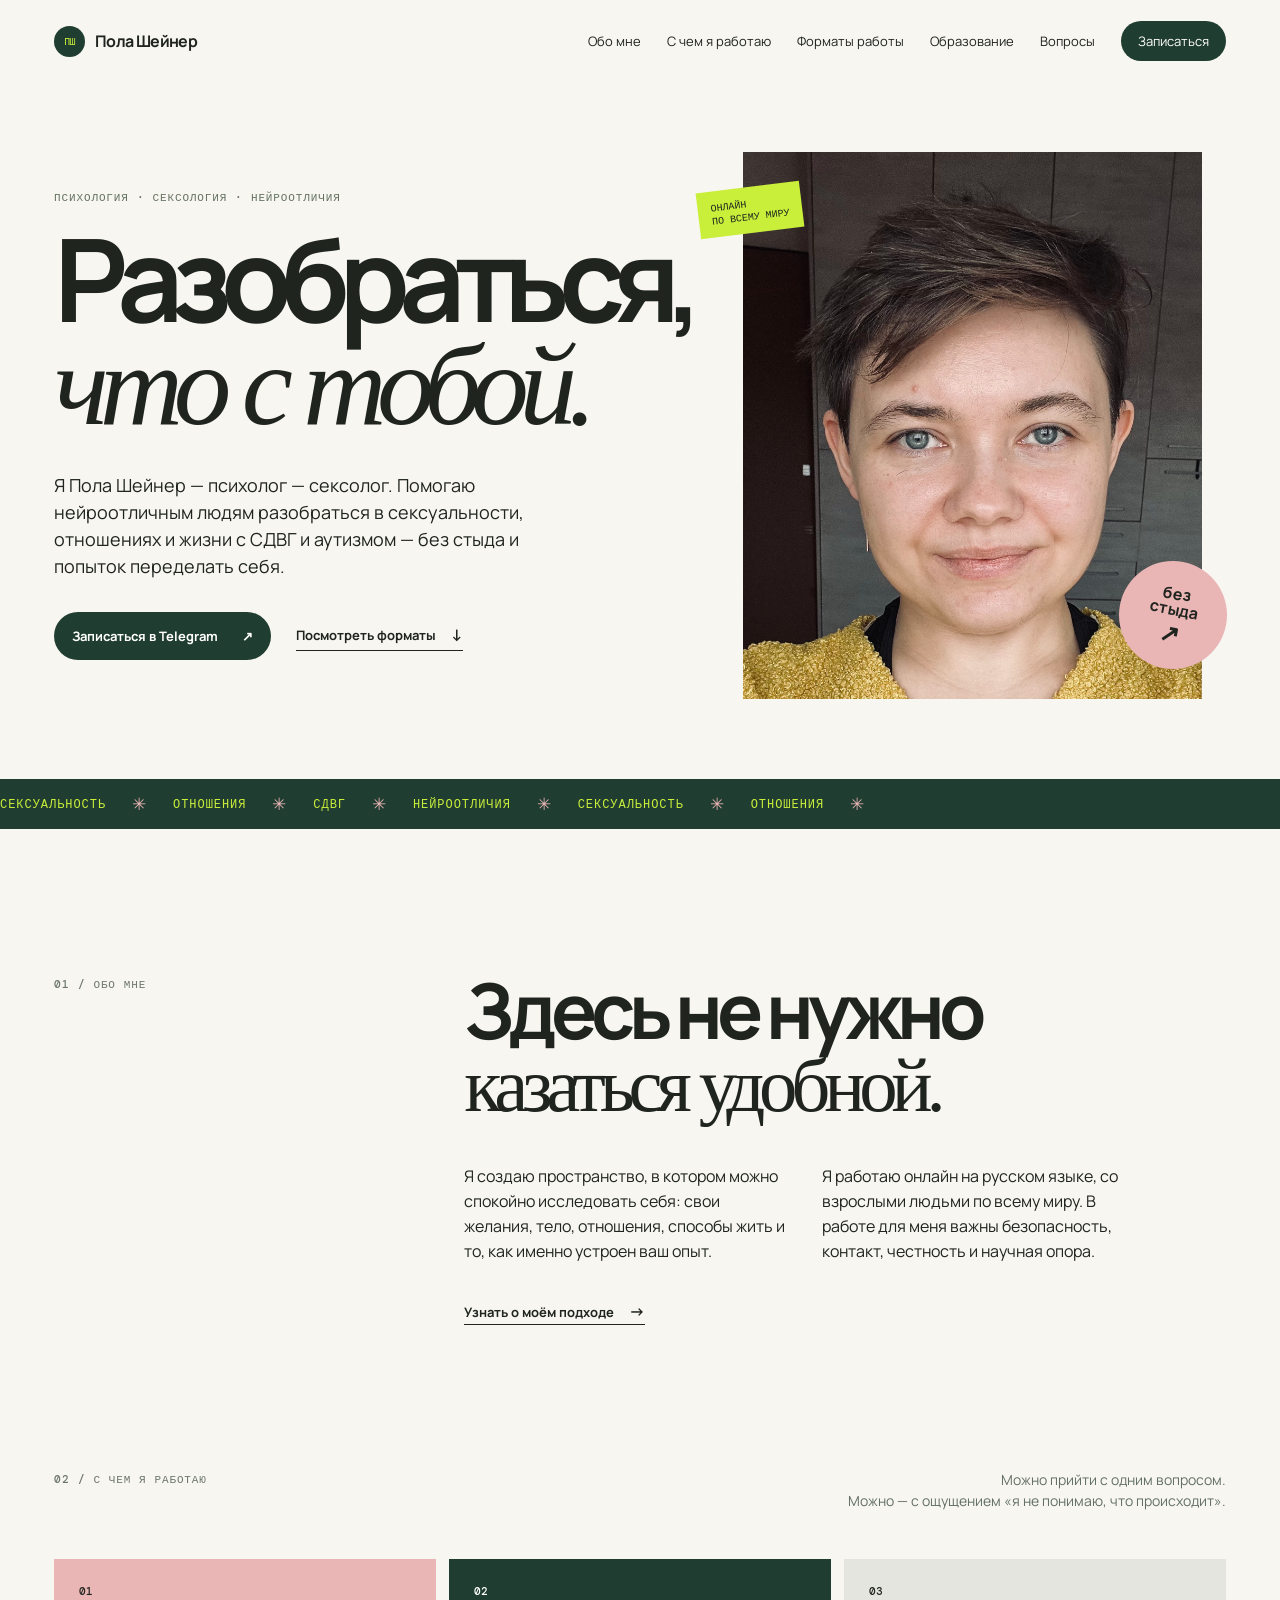
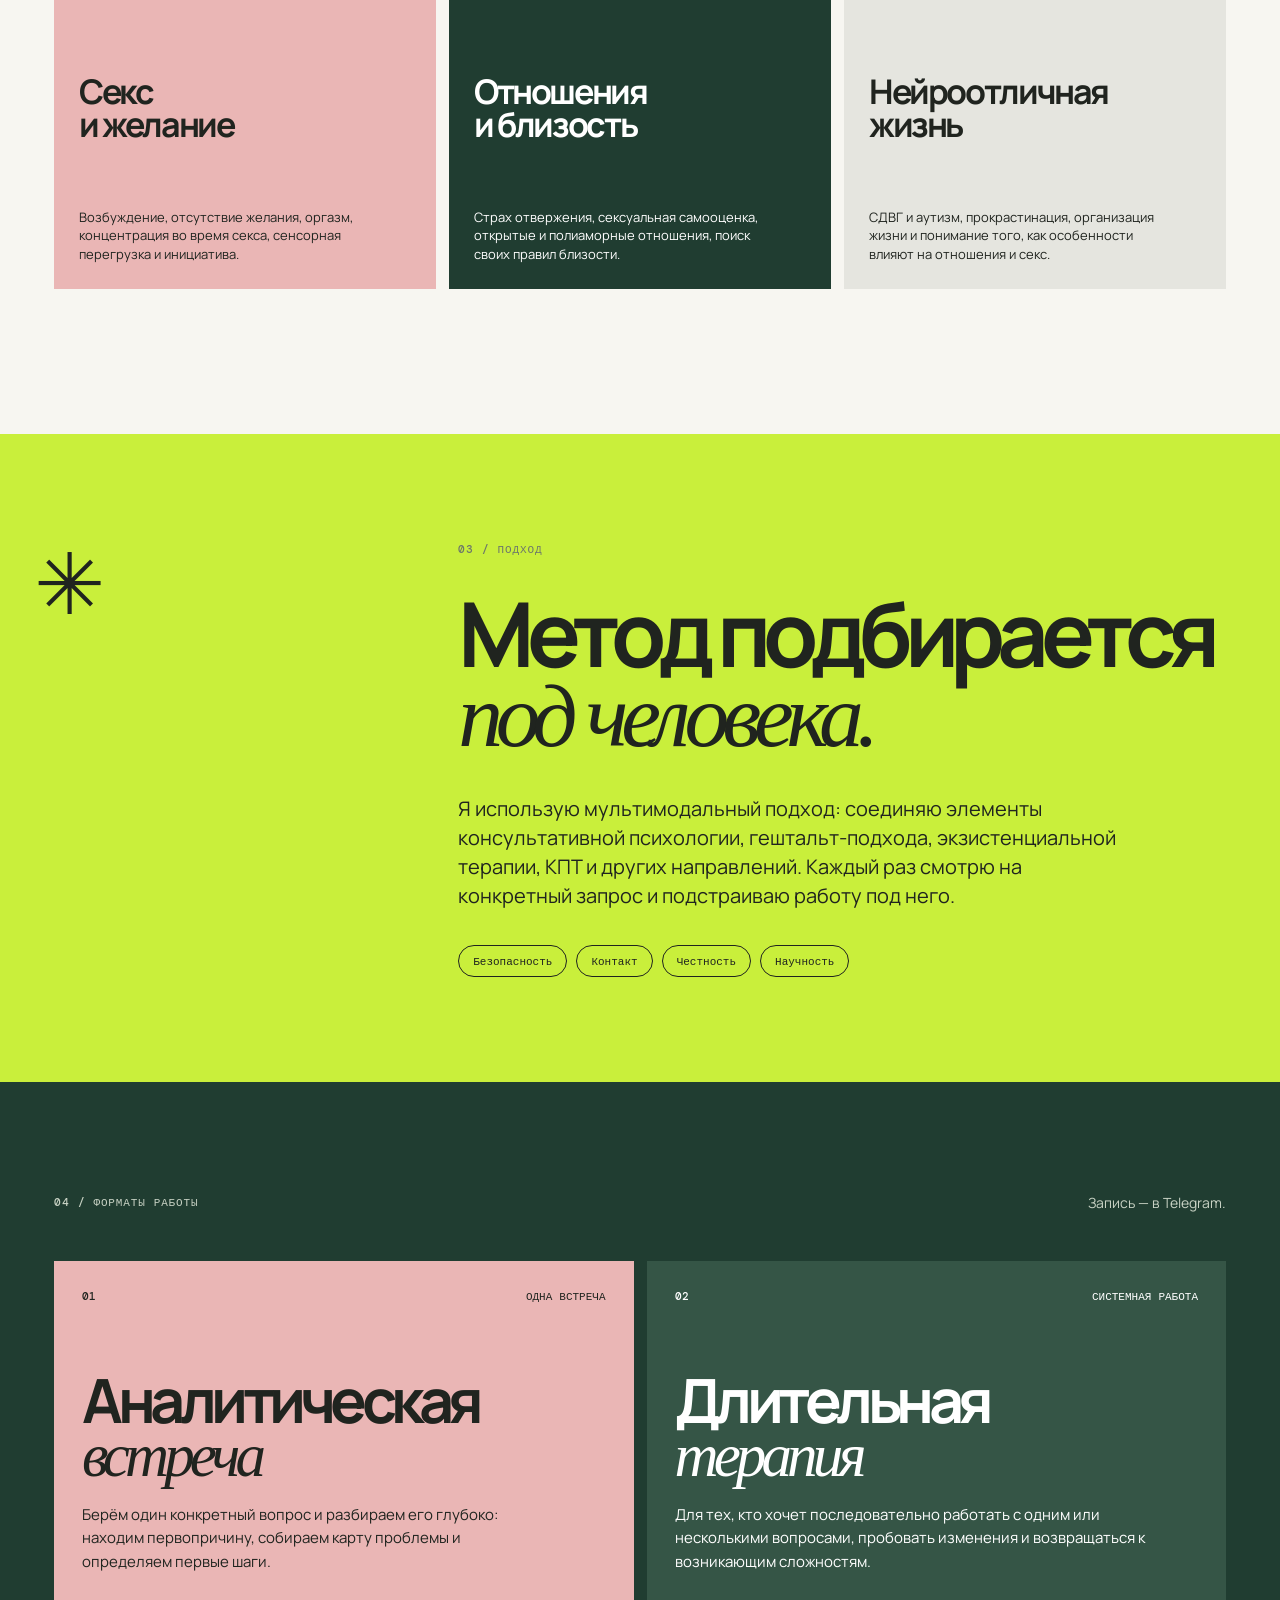
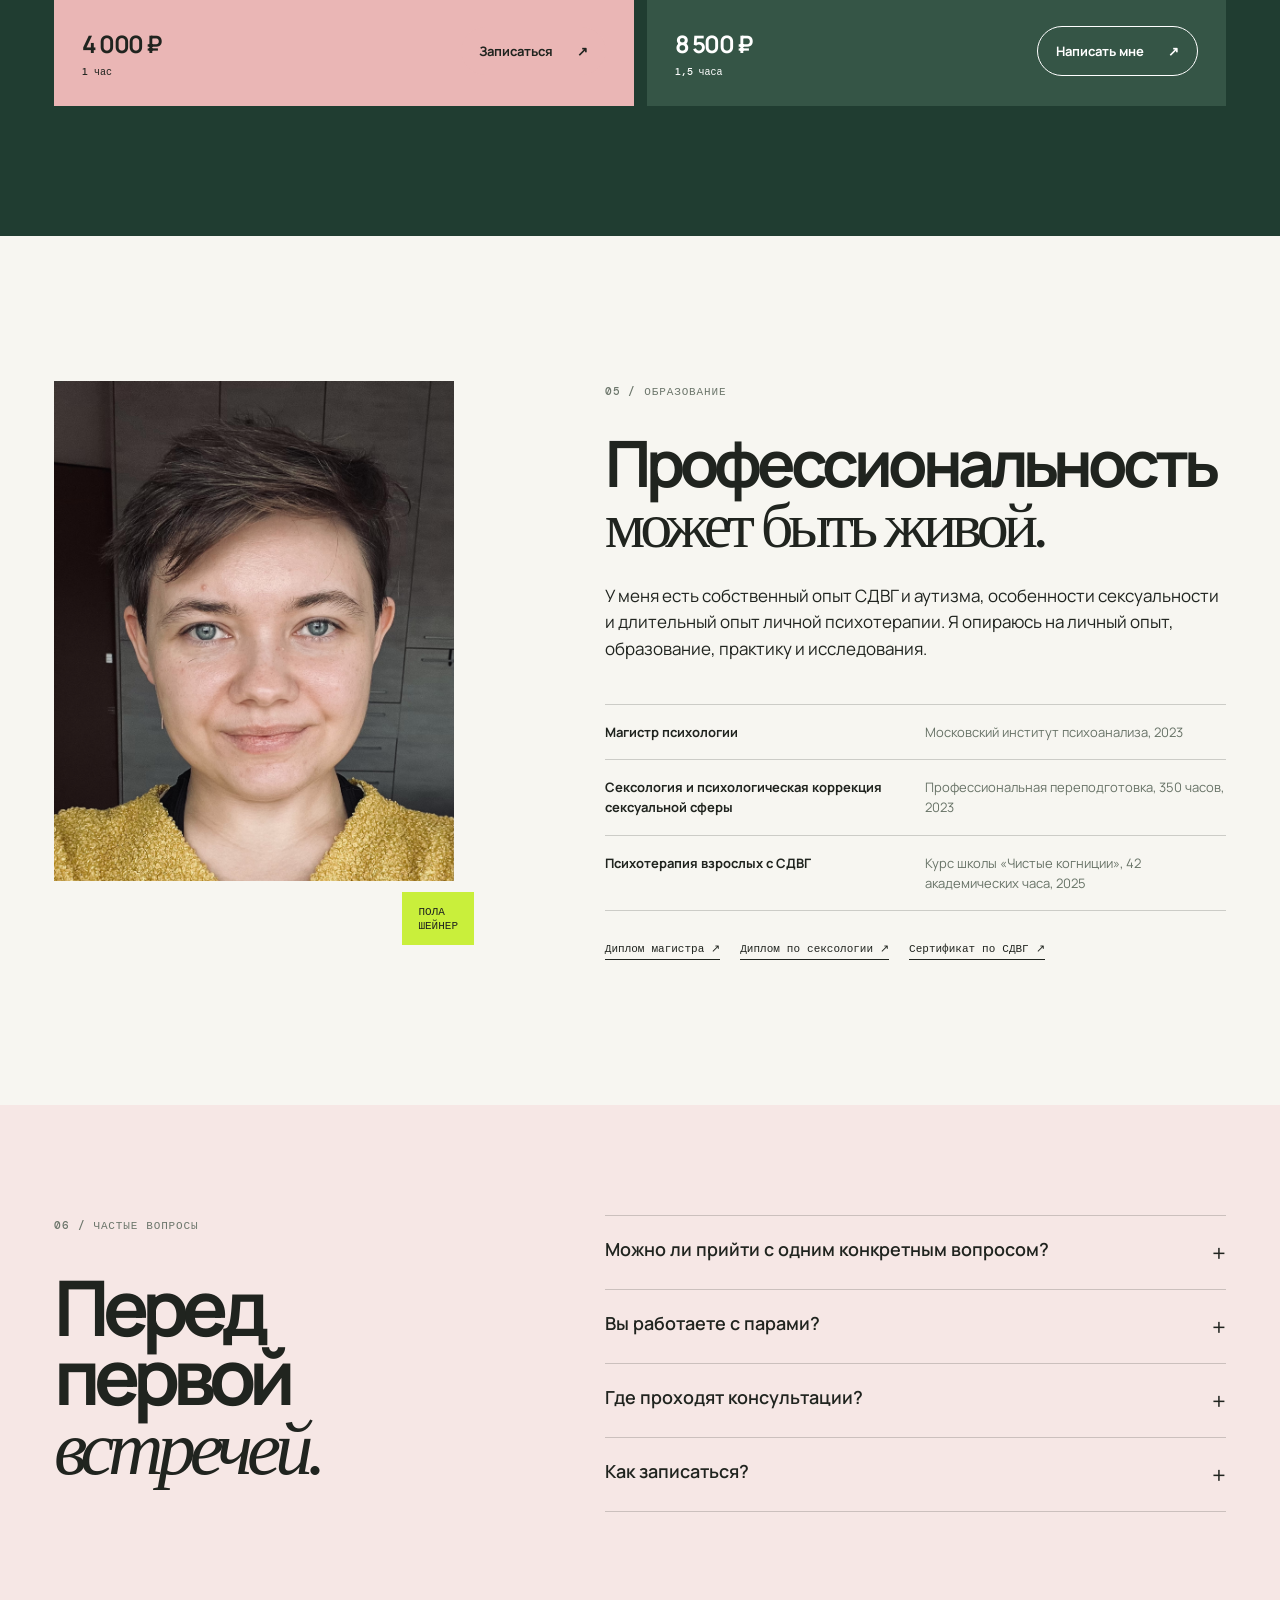
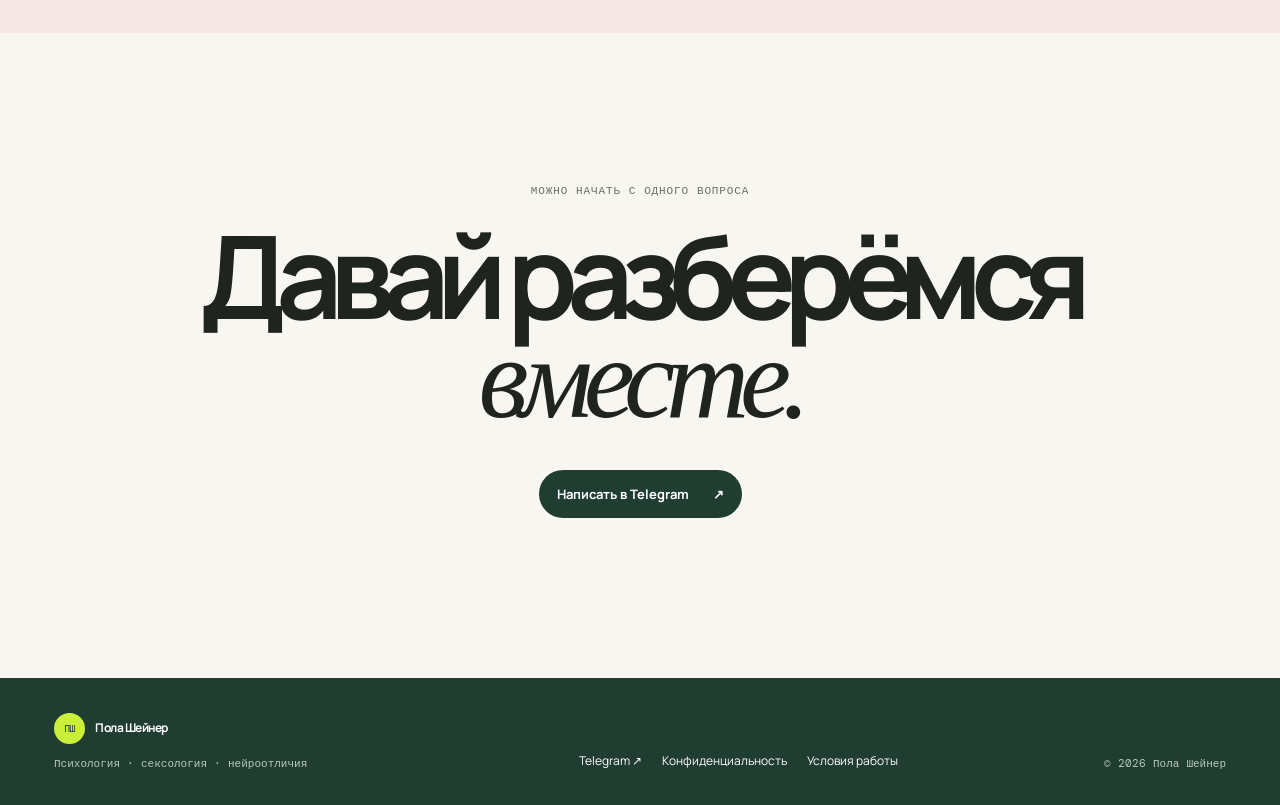
<file: index.html>
<!doctype html>
<html lang="ru">
  <head>
    <meta charset="UTF-8" />
    <meta name="viewport" content="width=device-width, initial-scale=1.0" />
    <meta name="description" content="Пола Шейнер — психолог — сексолог для нейроотличных людей. Онлайн-консультации на русском языке." />
    <title>Пола Шейнер — психолог — сексолог</title>
    <link rel="stylesheet" href="styles.css" />
  </head>
  <body>
    <header class="site-header" id="top">
      <a class="brand" href="#top" aria-label="Пола Шейнер, на главную">
        <span class="brand-mark">ПШ</span>
        <span>Пола Шейнер</span>
      </a>
      <button class="menu-toggle" aria-expanded="false" aria-controls="main-nav">Меню</button>
      <nav class="main-nav" id="main-nav" aria-label="Основная навигация">
        <a href="#about">Обо мне</a>
        <a href="#work">С чем я работаю</a>
        <a href="#formats">Форматы работы</a>
        <a href="#education">Образование</a>
        <a href="#faq">Вопросы</a>
        <a class="nav-cta" href="https://t.me/salutpolin" target="_blank" rel="noreferrer">Записаться</a>
      </nav>
    </header>

    <main>
      <section class="hero section-shell">
        <div class="hero-copy">
          <p class="eyebrow">Психология · сексология · нейроотличия</p>
          <h1>Разобраться,<br /><em>что с тобой.</em></h1>
          <p class="hero-lead">Я Пола Шейнер — психолог — сексолог. Помогаю нейроотличным людям разобраться в сексуальности, отношениях и жизни с СДВГ и аутизмом — без стыда и попыток переделать себя.</p>
          <div class="hero-actions">
            <a class="button button-dark" href="https://t.me/salutpolin" target="_blank" rel="noreferrer">Записаться в Telegram <span>↗</span></a>
            <a class="text-link" href="#formats">Посмотреть форматы <span>↓</span></a>
          </div>
        </div>
        <div class="hero-portrait-wrap">
          <div class="portrait-note">онлайн<br />по всему миру</div>
          <img class="hero-portrait" src="assets/images/pola-sheyner.jpg" alt="Пола Шейнер в жёлтом свитере" />
          <div class="hero-sticker">без<br />стыда<br /><span>↗</span></div>
        </div>
      </section>

      <section class="marquee" aria-label="Направления работы">
        <div>СЕКСУАЛЬНОСТЬ <span>✳</span> ОТНОШЕНИЯ <span>✳</span> СДВГ <span>✳</span> НЕЙРООТЛИЧИЯ <span>✳</span> СЕКСУАЛЬНОСТЬ <span>✳</span> ОТНОШЕНИЯ <span>✳</span></div>
      </section>

      <section class="section-shell intro-grid" id="about">
        <p class="section-label">01 / Обо мне</p>
        <div>
          <h2>Здесь не нужно<br /><span>казаться удобной.</span></h2>
          <div class="two-columns">
            <p>Я создаю пространство, в котором можно спокойно исследовать себя: свои желания, тело, отношения, способы жить и то, как именно устроен ваш опыт.</p>
            <p>Я работаю онлайн на русском языке, со взрослыми людьми по всему миру. В работе для меня важны безопасность, контакт, честность и научная опора.</p>
          </div>
          <a class="text-link" href="#approach">Узнать о моём подходе <span>→</span></a>
        </div>
      </section>

      <section class="section-shell work-section" id="work">
        <div class="section-heading">
          <p class="section-label">02 / С чем я работаю</p>
          <p class="section-aside">Можно прийти с одним вопросом.<br />Можно — с ощущением «я не понимаю, что происходит».</p>
        </div>
        <div class="work-grid">
          <article class="work-card work-card-pink"><span class="card-number">01</span><h3>Секс<br />и желание</h3><p>Возбуждение, отсутствие желания, оргазм, концентрация во время секса, сенсорная перегрузка и инициатива.</p></article>
          <article class="work-card work-card-green"><span class="card-number">02</span><h3>Отношения<br />и близость</h3><p>Страх отвержения, сексуальная самооценка, открытые и полиаморные отношения, поиск своих правил близости.</p></article>
          <article class="work-card work-card-gray"><span class="card-number">03</span><h3>Нейроотличная<br />жизнь</h3><p>СДВГ и аутизм, прокрастинация, организация жизни и понимание того, как особенности влияют на отношения и секс.</p></article>
        </div>
      </section>

      <section class="section-shell approach-section" id="approach">
        <div class="approach-symbol">✳</div>
        <div>
          <p class="section-label">03 / Подход</p>
          <h2>Метод подбирается<br /><em>под человека.</em></h2>
          <p class="large-copy">Я использую мультимодальный подход: соединяю элементы консультативной психологии, гештальт-подхода, экзистенциальной терапии, КПТ и других направлений. Каждый раз смотрю на конкретный запрос и подстраиваю работу под него.</p>
          <div class="principles"><span>Безопасность</span><span>Контакт</span><span>Честность</span><span>Научность</span></div>
        </div>
      </section>

      <section class="formats-section" id="formats">
        <div class="section-shell">
          <div class="section-heading light-heading"><p class="section-label">04 / Форматы работы</p><p class="section-aside">Запись — в Telegram.</p></div>
          <div class="formats-grid">
            <article class="format-card format-main"><div class="format-top"><span>01</span><span>одна встреча</span></div><h3>Аналитическая<br /><em>встреча</em></h3><p>Берём один конкретный вопрос и разбираем его глубоко: находим первопричину, собираем карту проблемы и определяем первые шаги.</p><div class="format-bottom"><strong>4 000 ₽ <small>1 час</small></strong><a class="button button-pink" href="https://t.me/salutpolin" target="_blank" rel="noreferrer">Записаться <span>↗</span></a></div></article>
            <article class="format-card format-secondary"><div class="format-top"><span>02</span><span>системная работа</span></div><h3>Длительная<br /><em>терапия</em></h3><p>Для тех, кто хочет последовательно работать с одним или несколькими вопросами, пробовать изменения и возвращаться к возникающим сложностям.</p><div class="format-bottom"><strong>8 500 ₽ <small>1,5 часа</small></strong><a class="button button-outline" href="https://t.me/salutpolin" target="_blank" rel="noreferrer">Написать мне <span>↗</span></a></div></article>
          </div>
        </div>
      </section>

      <section class="section-shell about-section" id="education">
        <div class="about-photo"><img src="assets/images/pola-sheyner.jpg" alt="Портрет Полы Шейнер" /><span>Пола<br />Шейнер</span></div>
        <div class="about-content">
          <p class="section-label">05 / Образование</p>
          <h2>Профессиональность<br /><span>может быть живой.</span></h2>
          <p>У меня есть собственный опыт СДВГ и аутизма, особенности сексуальности и длительный опыт личной психотерапии. Я опираюсь на личный опыт, образование, практику и исследования.</p>
          <div class="credentials">
            <div><strong>Магистр психологии</strong><span>Московский институт психоанализа, 2023</span></div>
            <div><strong>Сексология и психологическая коррекция сексуальной сферы</strong><span>Профессиональная переподготовка, 350 часов, 2023</span></div>
            <div><strong>Психотерапия взрослых с СДВГ</strong><span>Курс школы «Чистые когниции», 42 академических часа, 2025</span></div>
          </div>
          <div class="document-links"><a href="assets/documents/diploma-psychology-safe.png" target="_blank">Диплом магистра ↗</a><a href="assets/documents/diploma-sexology-safe.png" target="_blank">Диплом по сексологии ↗</a><a href="assets/documents/certificate-sdvg-safe.png" target="_blank">Сертификат по СДВГ ↗</a></div>
        </div>
      </section>

      <section class="faq-section" id="faq">
        <div class="section-shell faq-inner"><div><p class="section-label">06 / Частые вопросы</p><h2>Перед первой<br /><em>встречей.</em></h2></div><div class="faq-list">
          <details><summary>Можно ли прийти с одним конкретным вопросом?</summary><p>Да. Для этого подходит аналитическая встреча: мы выбираем один запрос и подробно разбираем, как он устроен.</p></details>
          <details><summary>Вы работаете с парами?</summary><p>Сейчас я работаю только индивидуально и не веду парную или семейную терапию.</p></details>
          <details><summary>Где проходят консультации?</summary><p>Онлайн, на русском языке, с людьми из любой точки мира.</p></details>
          <details><summary>Как записаться?</summary><p>Напишите мне в Telegram.</p></details>
        </div></div>
      </section>

      <section class="closing-section section-shell"><p class="eyebrow">Можно начать с одного вопроса</p><h2>Давай разберёмся<br /><em>вместе.</em></h2><a class="button button-dark" href="https://t.me/salutpolin" target="_blank" rel="noreferrer">Написать в Telegram <span>↗</span></a></section>
    </main>

    <footer class="site-footer"><div><a class="brand" href="#top"><span class="brand-mark">ПШ</span><span>Пола Шейнер</span></a><p>Психология · сексология · нейроотличия</p></div><div class="footer-links"><a href="https://t.me/salutpolin" target="_blank" rel="noreferrer">Telegram ↗</a><a href="privacy.html">Конфиденциальность</a><a href="terms.html">Условия работы</a></div><p class="copyright">© <span id="year"></span> Пола Шейнер</p></footer>
    <script src="script.js"></script>
  </body>
</html>
</file>
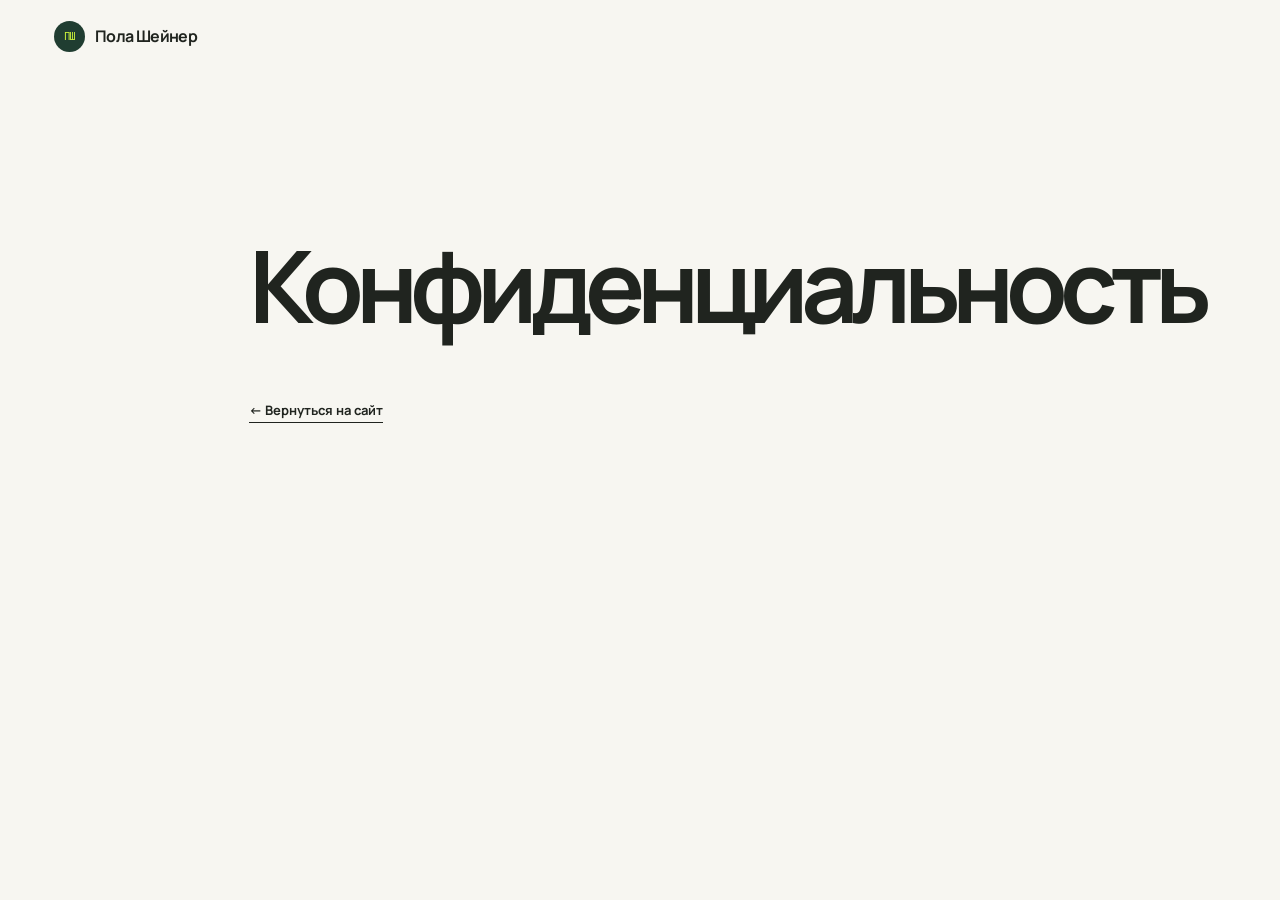
<file: privacy.html>
<!doctype html><html lang="ru"><head><meta charset="UTF-8"><meta name="viewport" content="width=device-width,initial-scale=1"><title>Конфиденциальность — Пола Шейнер</title><link rel="stylesheet" href="styles.css"></head><body><header class="site-header"><a class="brand" href="index.html"><span class="brand-mark">ПШ</span><span>Пола Шейнер</span></a></header><main class="section-shell" style="padding-top:100px;padding-bottom:150px;max-width:850px"><h1 style="font-size:clamp(50px,8vw,100px);line-height:.9;letter-spacing:-.08em">Конфиденциальность</h1><a class="text-link" href="index.html">← Вернуться на сайт</a></main></body></html>
</file>
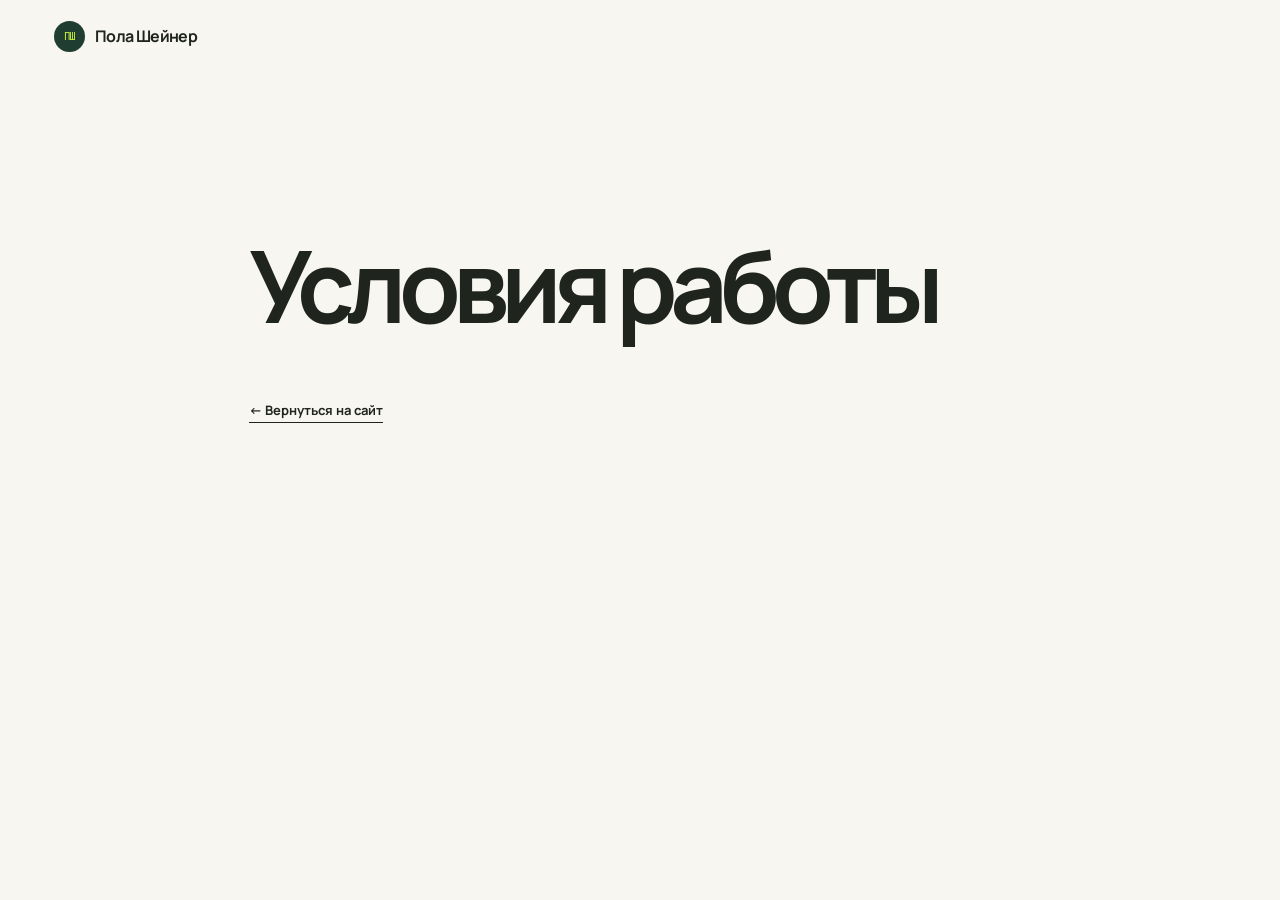
<file: terms.html>
<!doctype html><html lang="ru"><head><meta charset="UTF-8"><meta name="viewport" content="width=device-width,initial-scale=1"><title>Условия работы — Пола Шейнер</title><link rel="stylesheet" href="styles.css"></head><body><header class="site-header"><a class="brand" href="index.html"><span class="brand-mark">ПШ</span><span>Пола Шейнер</span></a></header><main class="section-shell" style="padding-top:100px;padding-bottom:150px;max-width:850px"><h1 style="font-size:clamp(50px,8vw,100px);line-height:.9;letter-spacing:-.08em">Условия работы</h1><a class="text-link" href="index.html">← Вернуться на сайт</a></main></body></html>
</file>
<file: styles.css>
@import url('https://fonts.googleapis.com/css2?family=DM+Mono:wght@400;500&family=Manrope:wght@400;500;600;700;800&display=swap');

:root{--ink:#20241f;--green:#203d31;--pink:#eab6b5;--pink-light:#f6e7e5;--acid:#c9ef3b;--gray:#e5e5df;--paper:#f7f6f1;--line:rgba(32,36,31,.2);--serif:Georgia,'Times New Roman',serif;--sans:Manrope,Arial,sans-serif;--mono:'DM Mono',monospace}
*{box-sizing:border-box}html{scroll-behavior:smooth}body{margin:0;background:var(--paper);color:var(--ink);font-family:var(--sans);font-size:16px;line-height:1.55}a{color:inherit;text-decoration:none}img{display:block;max-width:100%}.section-shell{max-width:1240px;margin:0 auto;padding-left:34px;padding-right:34px}.site-header{max-width:1240px;margin:auto;padding:21px 34px;display:flex;align-items:center;justify-content:space-between;position:relative;z-index:5}.brand{display:inline-flex;align-items:center;gap:10px;font-weight:700;letter-spacing:-.04em}.brand-mark{background:var(--green);color:var(--acid);display:grid;place-items:center;width:31px;height:31px;border-radius:50%;font:500 10px var(--mono);letter-spacing:-.08em}.main-nav{display:flex;align-items:center;gap:26px;font-size:13px}.main-nav a:not(.nav-cta),.footer-links a{transition:opacity .2s}.main-nav a:not(.nav-cta):hover,.footer-links a:hover{opacity:.55}.nav-cta{background:var(--green);color:#fff;padding:10px 17px;border-radius:99px}.menu-toggle{display:none;background:transparent;border:0;font:500 12px var(--mono);text-transform:uppercase}.hero{display:grid;grid-template-columns:1.05fr .95fr;min-height:620px;align-items:center;gap:50px;padding-top:70px;padding-bottom:80px}.eyebrow,.section-label{font:500 11px var(--mono);letter-spacing:.08em;text-transform:uppercase}.eyebrow{color:#657261;margin:0 0 24px}.hero h1{font-size:clamp(65px,9vw,132px);line-height:.88;letter-spacing:-.095em;margin:0 0 36px;font-weight:700}.hero h1 em,.approach-section h2 em,.format-card h3 em,.faq-section h2 em,.closing-section h2 em{font-family:var(--serif);font-weight:400;letter-spacing:-.08em}.hero-lead{max-width:500px;font-size:18px;line-height:1.5;margin:0 0 32px}.hero-actions{display:flex;align-items:center;gap:25px}.button{display:inline-flex;align-items:center;justify-content:space-between;gap:24px;border-radius:99px;padding:14px 18px;font-size:13px;font-weight:700;transition:transform .2s,background .2s}.button:hover{transform:translateY(-2px)}.button-dark{background:var(--green);color:#fff}.button-pink{background:var(--pink);color:var(--ink)}.button-outline{border:1px solid currentColor}.text-link{border-bottom:1px solid var(--ink);font-size:13px;font-weight:700;padding-bottom:3px}.text-link span{margin-left:12px;font-size:16px}.hero-portrait-wrap{position:relative;justify-self:end;width:min(100%,500px)}.hero-portrait{width:100%;aspect-ratio:.84;object-fit:cover;object-position:center top;filter:saturate(.88)}.portrait-note{position:absolute;left:-45px;top:35px;z-index:1;background:var(--acid);padding:10px 13px;font:500 10px/1.3 var(--mono);text-transform:uppercase;transform:rotate(-7deg)}.hero-sticker{position:absolute;right:-25px;bottom:30px;background:var(--pink);width:108px;height:108px;border-radius:50%;display:grid;place-content:center;text-align:center;font:700 16px/1 var(--sans);transform:rotate(11deg)}.hero-sticker span{font-size:24px;margin-top:4px}.marquee{background:var(--green);color:var(--acid);overflow:hidden;padding:14px 0;white-space:nowrap;font:500 12px var(--mono);letter-spacing:.08em}.marquee div{word-spacing:18px;animation:slide 28s linear infinite}.marquee span{color:var(--pink);font-size:17px;vertical-align:-2px}@keyframes slide{from{transform:translateX(0)}to{transform:translateX(-20%)}}.intro-grid{display:grid;grid-template-columns:25% 1fr;gap:10%;padding-top:145px;padding-bottom:145px}.section-label{margin:3px 0;color:#6c766b}.intro-grid h2,.about-content h2{font-size:clamp(45px,6vw,82px);line-height:.94;letter-spacing:-.08em;margin:0 0 42px}.intro-grid h2 span,.about-content h2 span{font-family:var(--serif);font-weight:400}.two-columns{display:grid;grid-template-columns:1fr 1fr;gap:35px;max-width:680px;margin-bottom:36px}.two-columns p{margin:0;font-size:16px}.work-section{padding-bottom:145px}.section-heading{display:flex;justify-content:space-between;align-items:start;margin-bottom:48px}.section-aside{font-size:14px;line-height:1.5;text-align:right;margin:0;color:#637064}.work-grid{display:grid;grid-template-columns:repeat(3,1fr);gap:13px}.work-card{min-height:330px;padding:25px;display:flex;flex-direction:column;justify-content:space-between}.work-card-pink{background:var(--pink)}.work-card-green{background:var(--green);color:#fff}.work-card-gray{background:var(--gray)}.card-number,.format-top{font:500 11px var(--mono)}.work-card h3{font-size:34px;letter-spacing:-.07em;line-height:.96;margin:20px 0 10px}.work-card p{font-size:13px;line-height:1.45;max-width:300px;margin:0}.approach-section{background:var(--acid);max-width:none;padding-top:105px;padding-bottom:105px;display:grid;grid-template-columns:25% 1fr;gap:10%}.approach-section>div{max-width:850px}.approach-symbol{font-size:85px;line-height:1}.approach-section h2{font-size:clamp(52px,7vw,96px);line-height:.88;letter-spacing:-.09em;margin:38px 0}.large-copy{font-size:20px;max-width:680px;line-height:1.45}.principles{display:flex;gap:9px;flex-wrap:wrap;margin-top:35px}.principles span{border:1px solid var(--ink);border-radius:99px;padding:8px 14px;font:500 11px var(--mono)}.formats-section{background:var(--green);color:#fff;padding:110px 0 130px}.light-heading .section-label,.light-heading .section-aside{color:#c8d2c4}.formats-grid{display:grid;grid-template-columns:1fr 1fr;gap:13px}.format-card{padding:28px;min-height:445px;display:flex;flex-direction:column}.format-main{background:var(--pink);color:var(--ink)}.format-secondary{background:#355546}.format-top{display:flex;justify-content:space-between;text-transform:uppercase}.format-card h3{font-size:61px;line-height:.88;letter-spacing:-.09em;margin:70px 0 20px}.format-card p{max-width:470px;margin:0;font-size:15px}.format-bottom{display:flex;align-items:center;justify-content:space-between;margin-top:auto;padding-top:32px}.format-bottom strong{font-size:24px;letter-spacing:-.06em}.format-bottom small{display:block;font:500 10px var(--mono);letter-spacing:0;margin-top:3px}.about-section{display:grid;grid-template-columns:38% 1fr;gap:9%;padding-top:145px;padding-bottom:145px}.about-photo{position:relative;max-width:400px}.about-photo img{width:100%;aspect-ratio:.8;object-fit:cover;object-position:center top;filter:saturate(.85)}.about-photo span{position:absolute;bottom:15px;right:-20px;background:var(--acid);padding:13px 16px;font:500 11px/1.2 var(--mono);text-transform:uppercase}.about-content h2{margin-top:35px;font-size:clamp(42px,5vw,70px);margin-bottom:27px}.about-content>p:not(.section-label){max-width:620px;font-size:17px}.credentials{margin-top:42px;border-top:1px solid var(--line)}.credentials div{display:grid;grid-template-columns:1fr 1fr;gap:20px;padding:17px 0;border-bottom:1px solid var(--line);font-size:13px}.credentials span{color:#687367}.document-links{display:flex;flex-wrap:wrap;gap:20px;margin-top:30px}.document-links a{font:500 11px var(--mono);border-bottom:1px solid var(--ink);padding-bottom:4px}.faq-section{background:var(--pink-light);padding:110px 0}.faq-inner{display:grid;grid-template-columns:35% 1fr;gap:12%}.faq-section h2{font-size:clamp(50px,6vw,80px);line-height:.9;letter-spacing:-.09em;margin:40px 0}.faq-list details{border-top:1px solid var(--line);padding:20px 0}.faq-list details:last-child{border-bottom:1px solid var(--line)}summary{cursor:pointer;list-style:none;font-size:18px;font-weight:600;display:flex;justify-content:space-between;gap:20px}summary::-webkit-details-marker{display:none}summary:after{content:'+';font:400 24px var(--sans)}details[open] summary:after{content:'−'}details p{max-width:550px;margin:16px 0 0;font-size:14px}.closing-section{text-align:center;padding-top:150px;padding-bottom:160px}.closing-section h2{font-size:clamp(60px,9vw,120px);line-height:.85;letter-spacing:-.1em;margin:30px 0 42px}.site-footer{background:var(--green);color:#fff;padding:35px max(34px,calc((100vw - 1172px)/2));display:grid;grid-template-columns:1fr 1fr auto;gap:30px;align-items:end;font-size:12px}.site-footer .brand-mark{background:var(--acid);color:var(--green)}.site-footer p{margin:12px 0 0;color:#bac8ba;font:11px var(--mono)}.footer-links{display:flex;gap:20px;flex-wrap:wrap}.copyright{text-align:right!important}
@media(max-width:800px){.section-shell{padding-left:20px;padding-right:20px}.site-header{padding:17px 20px}.menu-toggle{display:block}.main-nav{display:none;position:absolute;top:65px;left:20px;right:20px;padding:18px;background:var(--green);color:#fff;flex-direction:column;align-items:stretch;gap:15px}.main-nav.is-open{display:flex}.nav-cta{text-align:center}.hero{grid-template-columns:1fr;padding-top:55px;padding-bottom:70px;gap:55px}.hero h1{font-size:clamp(66px,19vw,110px)}.hero-lead{font-size:16px}.hero-actions{align-items:flex-start;flex-direction:column;gap:20px}.hero-portrait-wrap{justify-self:center;width:calc(100% - 26px)}.portrait-note{left:-12px;top:20px}.hero-sticker{right:-12px}.intro-grid,.approach-section,.about-section,.faq-inner{display:block;padding-top:90px;padding-bottom:90px}.intro-grid .section-label,.approach-section .section-label,.about-content .section-label{margin-bottom:40px}.intro-grid h2,.about-content h2{font-size:52px}.two-columns{display:block}.two-columns p+p{margin-top:18px}.work-section{padding-bottom:90px}.section-heading{display:block;margin-bottom:30px}.section-aside{text-align:left;margin-top:17px}.work-grid,.formats-grid{grid-template-columns:1fr}.work-card{min-height:270px}.approach-symbol{margin-bottom:25px}.approach-section h2{font-size:61px}.large-copy{font-size:17px}.formats-section{padding:80px 0 90px}.format-card{min-height:390px}.format-card h3{font-size:54px;margin-top:60px}.about-photo{margin:0 auto 55px;max-width:360px}.credentials div{display:block}.credentials span{display:block;margin-top:7px}.faq-section{padding:80px 0}.faq-section h2{font-size:60px;margin:25px 0 50px}.site-footer{display:block;padding:30px 20px}.footer-links{margin-top:28px;gap:15px}.copyright{text-align:left!important;margin-top:30px!important}}
</file>
